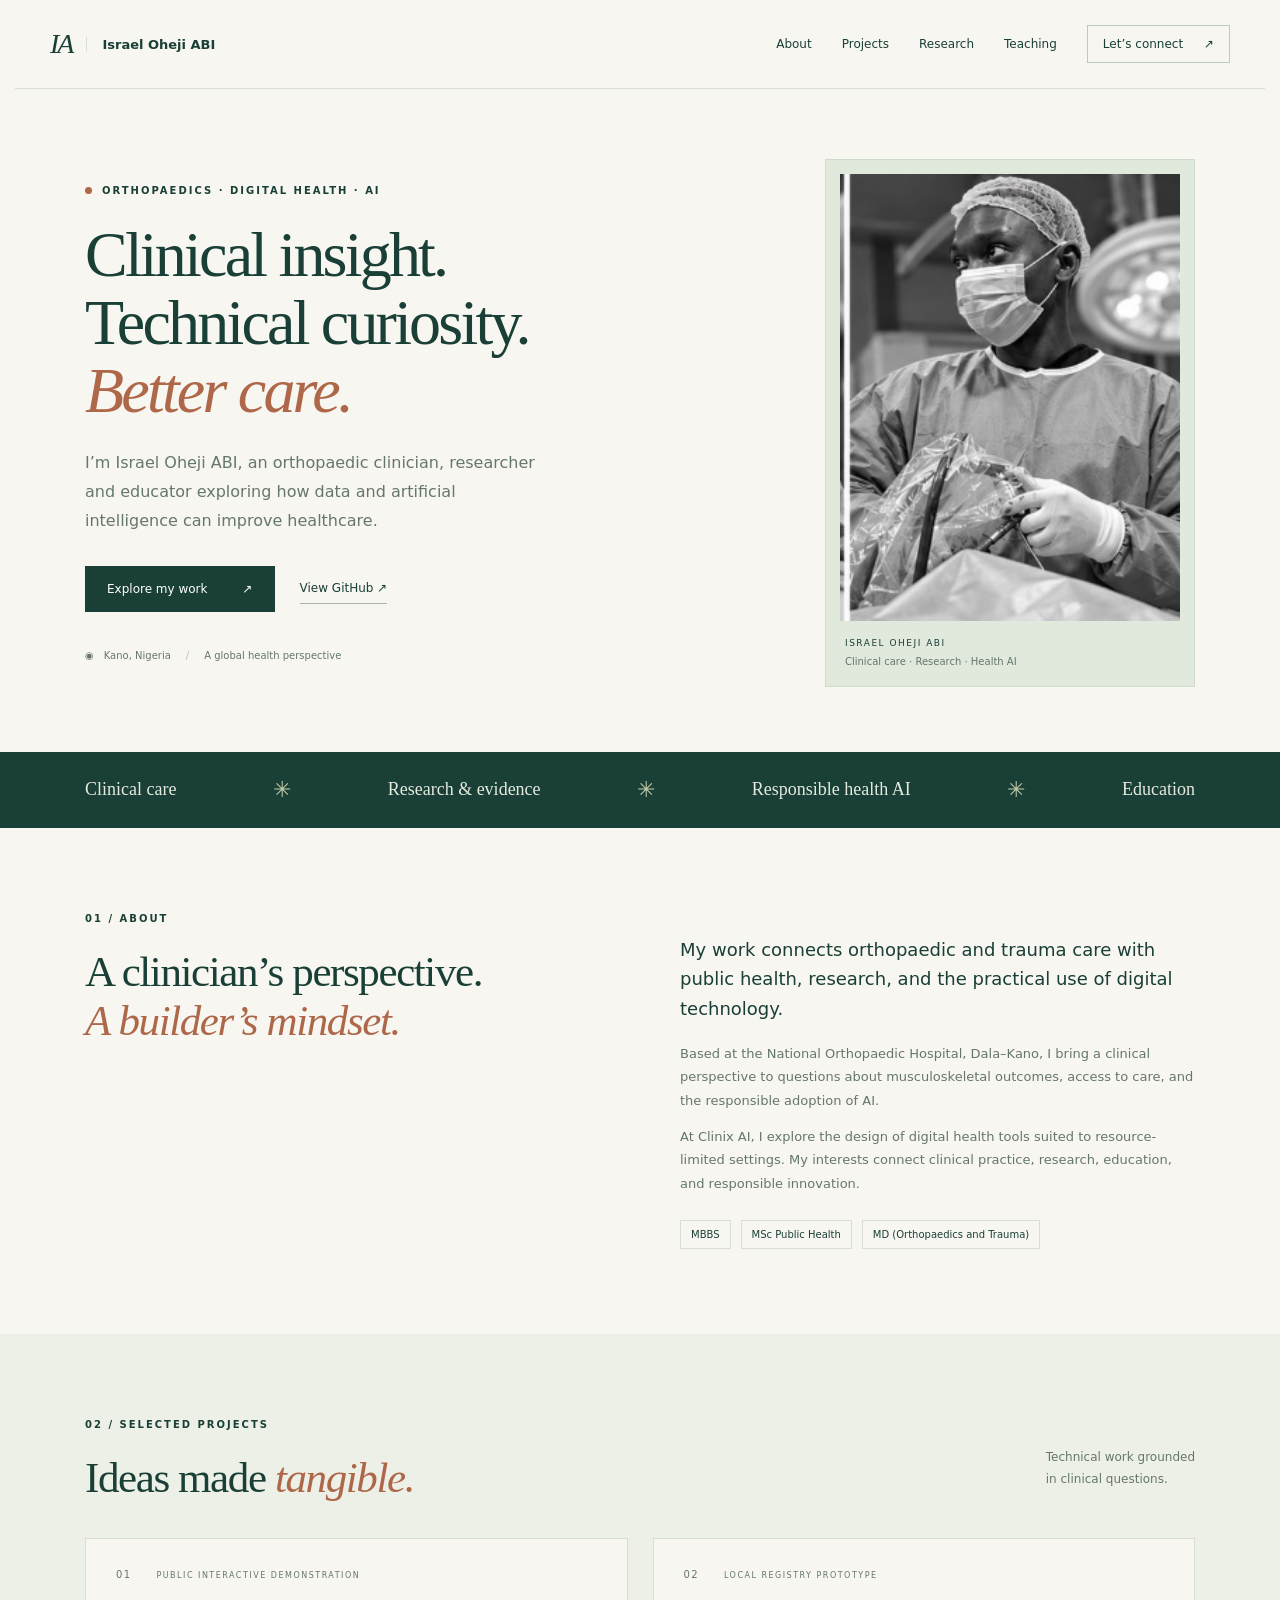
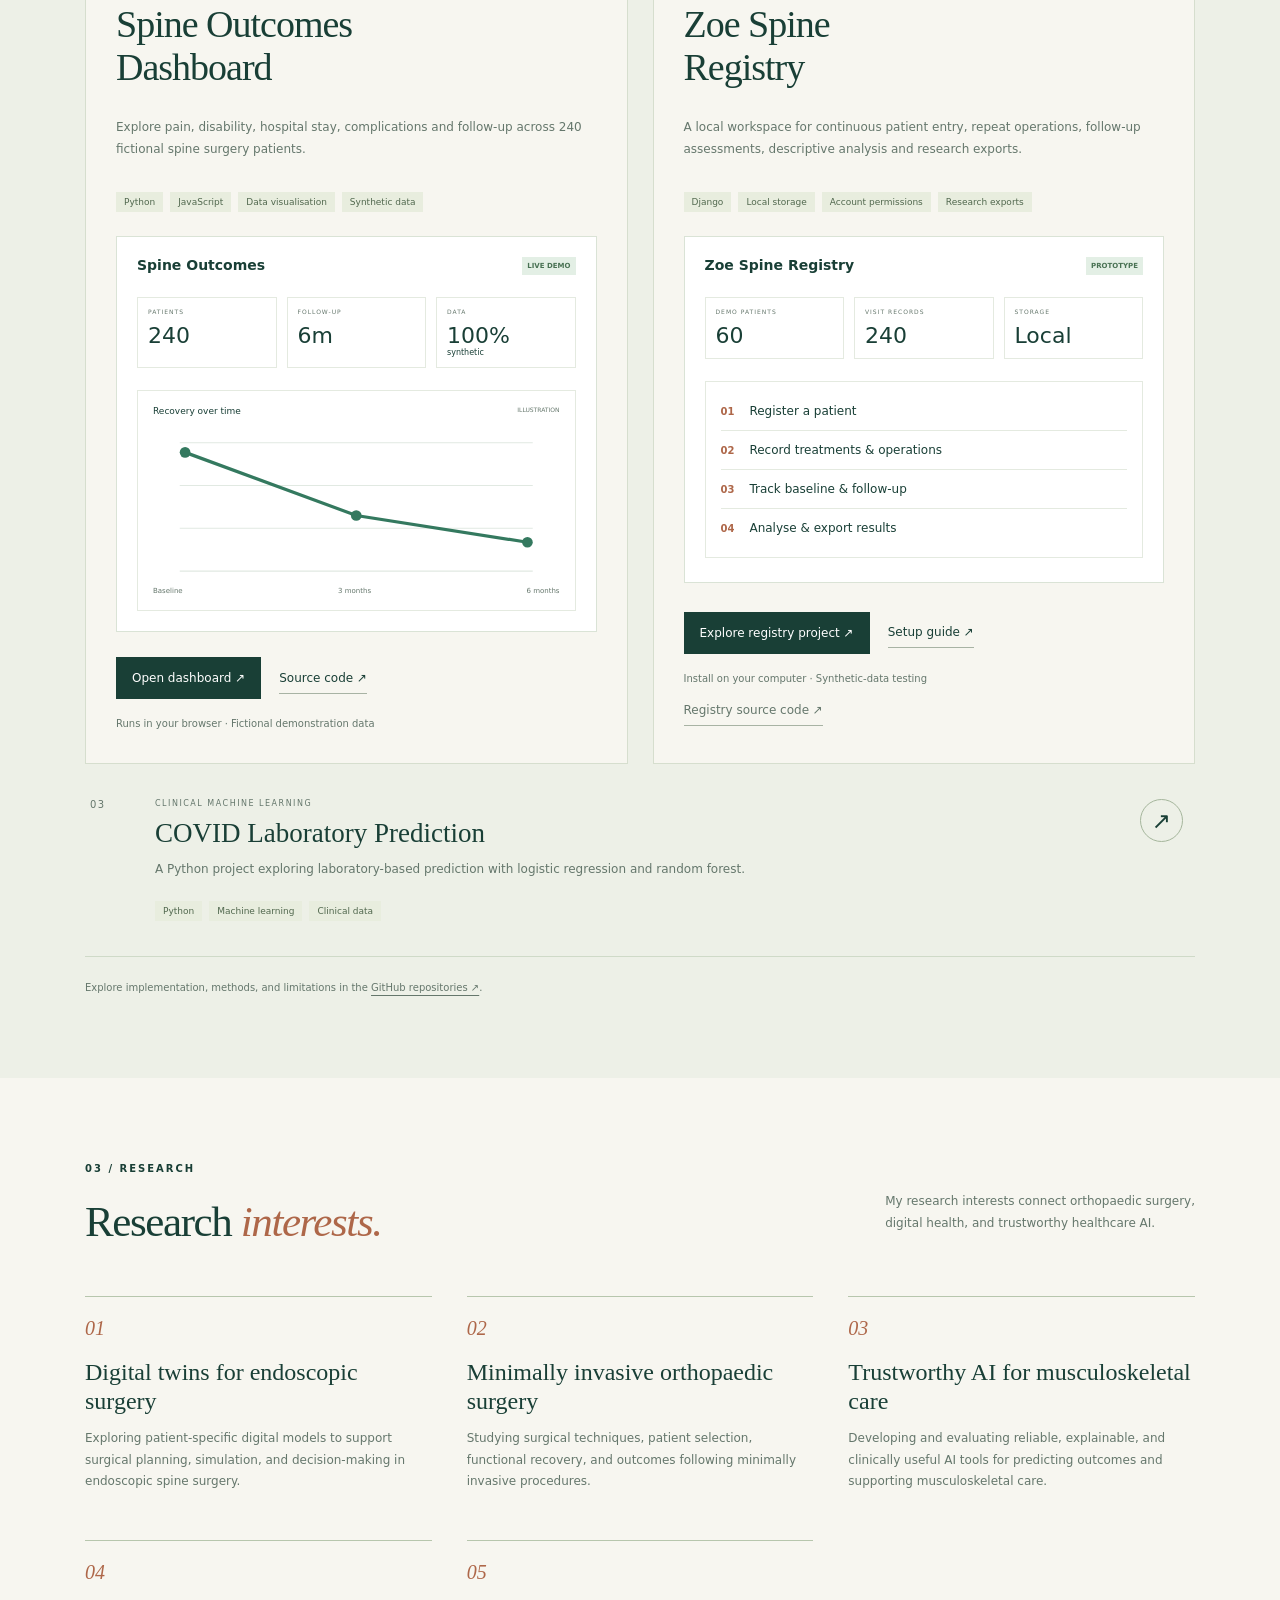
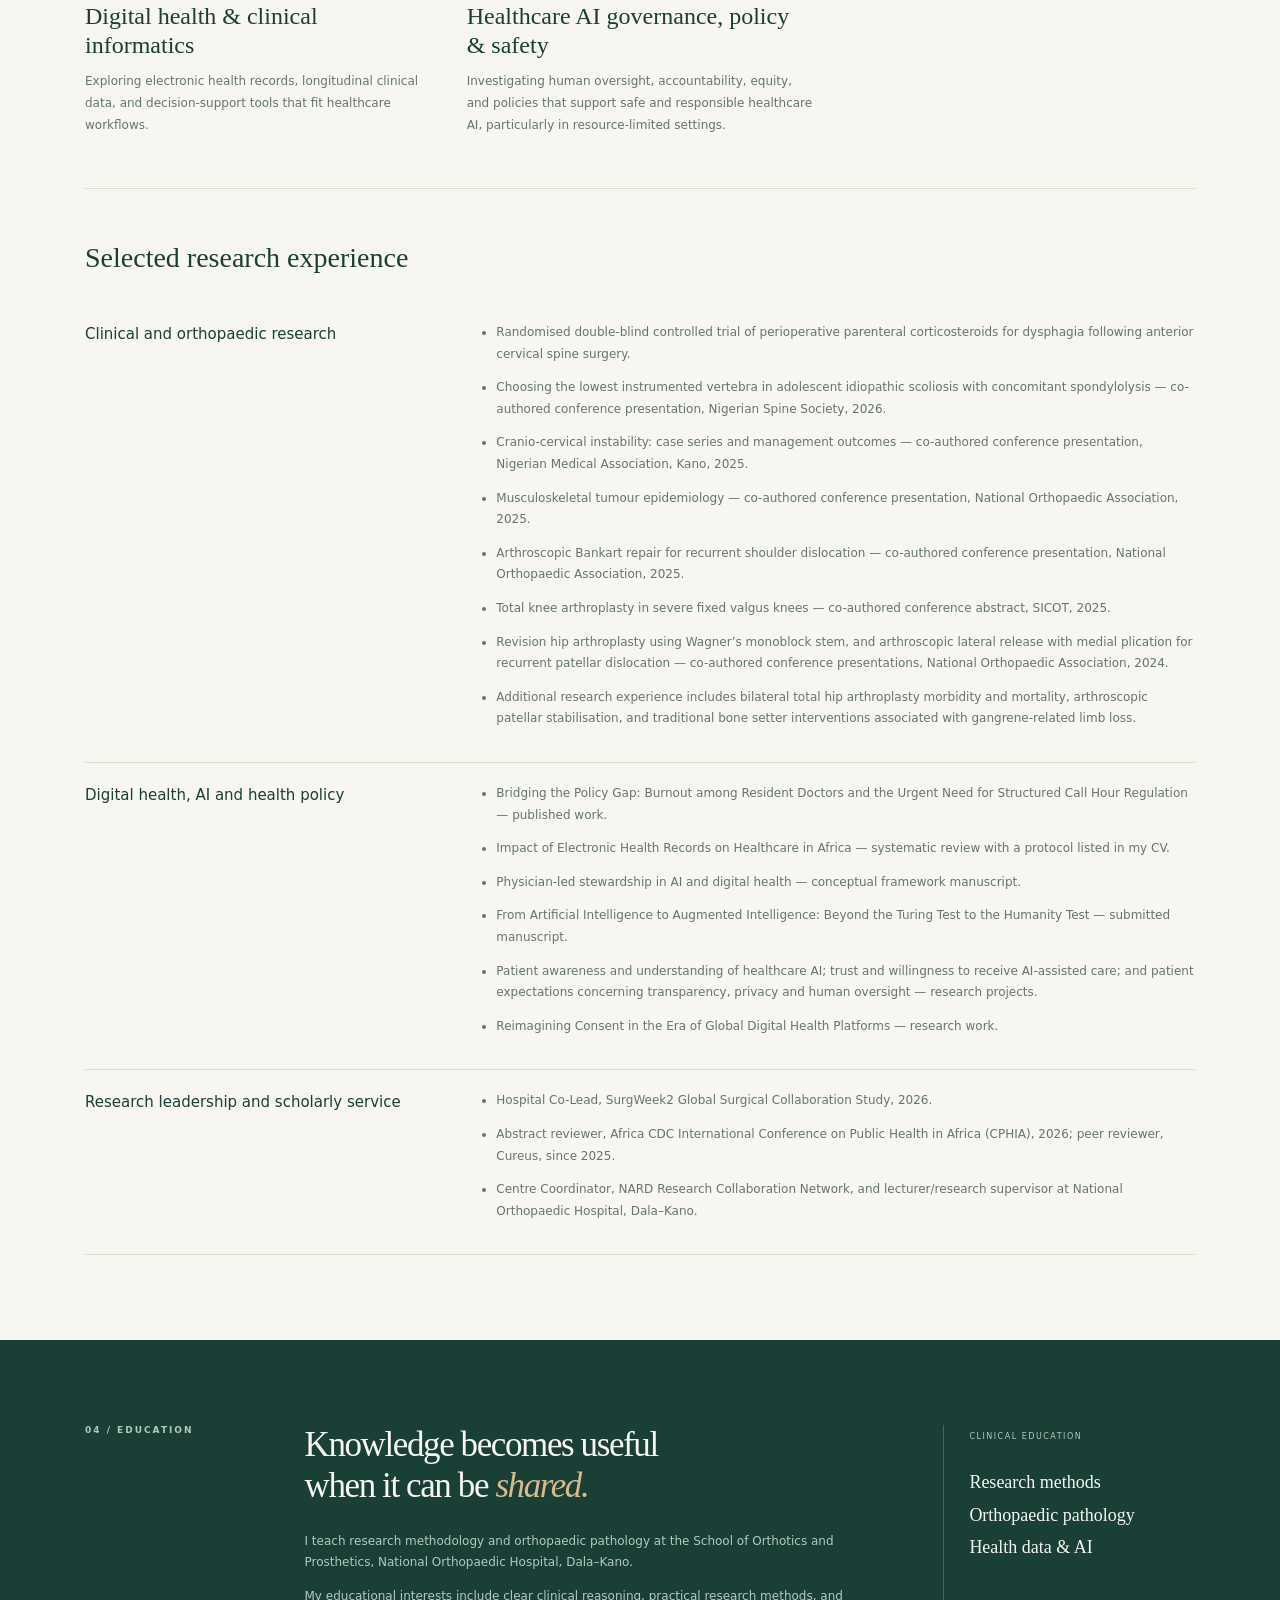
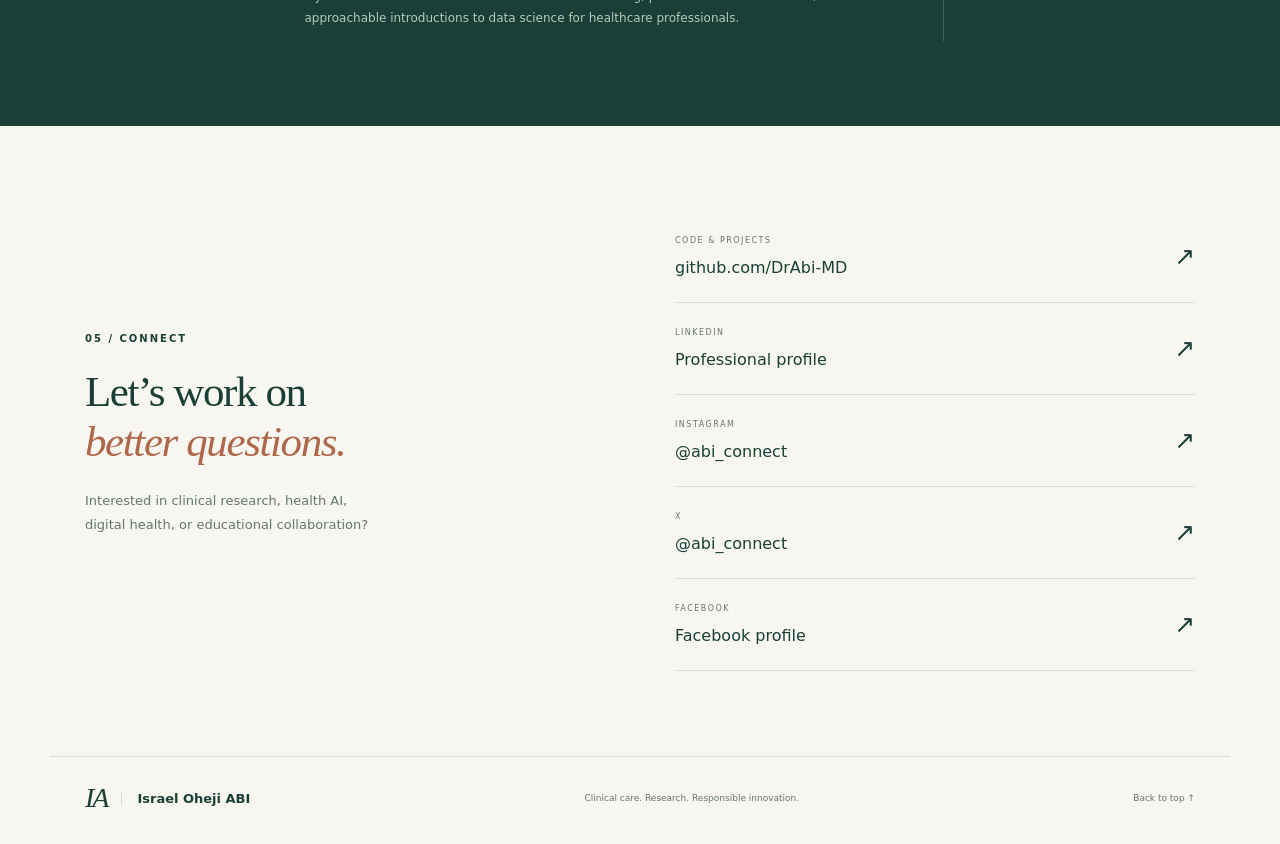
<file: index.html>
<!doctype html>
<html lang="en"><head><meta charset="utf-8"><meta name="viewport" content="width=device-width,initial-scale=1"><meta name="description" content="Israel Oheji ABI — orthopaedic clinician, researcher and educator exploring AI, digital health and musculoskeletal care."><meta name="theme-color" content="#153e37"><title>Israel Oheji ABI | Clinical care, research & health AI</title><link rel="icon" href="favicon.svg" type="image/svg+xml"><link rel="stylesheet" href="styles.css"></head>
<body><a class="skip" href="#main">Skip to content</a><header><a class="logo" href="#home" aria-label="Israel Oheji ABI home">IA<span>Israel Oheji ABI</span></a><button class="menu" aria-label="Toggle navigation" aria-expanded="false" aria-controls="navigation">Menu</button><nav id="navigation" aria-label="Main navigation"><a href="#about">About</a><a href="#projects">Projects</a><a href="#research">Research</a><a href="#teaching">Teaching</a><a href="#contact" class="nav-contact">Let’s connect <span>↗</span></a></nav></header>
<main id="main"><section class="hero wrap" id="home"><div class="hero-copy"><div class="eyebrow"><span></span> ORTHOPAEDICS · DIGITAL HEALTH · AI</div><h1>Clinical insight.<br>Technical curiosity.<br><em>Better care.</em></h1><p class="intro">I’m Israel Oheji ABI, an orthopaedic clinician, researcher and educator exploring how data and artificial intelligence can improve healthcare.</p><div class="hero-actions"><a class="button" href="#projects">Explore my work <span>↗</span></a><a class="text-link" href="https://github.com/DrAbi-MD">View GitHub ↗</a></div><div class="location"><span>◉</span> Kano, Nigeria <span class="divider">/</span> A global health perspective</div></div><figure class="portrait"><img src="assets/israel-oheji-abi.png" alt="Israel Oheji ABI in surgical attire in an operating theatre" width="242" height="318" fetchpriority="high"><figcaption><span>ISRAEL OHEJI ABI</span><span>Clinical care · Research · Health AI</span></figcaption></figure></section>
<div class="discipline-band"><div class="wrap"><span>Clinical care</span><span class="asterisk">✳</span><span>Research & evidence</span><span class="asterisk">✳</span><span>Responsible health AI</span><span class="asterisk">✳</span><span>Education</span></div></div>
<section class="about wrap section" id="about"><div><div class="section-index">01 / ABOUT</div><h2>A clinician’s perspective.<br><em>A builder’s mindset.</em></h2></div><div class="about-copy"><p class="lead">My work connects orthopaedic and trauma care with public health, research, and the practical use of digital technology.</p><p>Based at the National Orthopaedic Hospital, Dala–Kano, I bring a clinical perspective to questions about musculoskeletal outcomes, access to care, and the responsible adoption of AI.</p><p>At Clinix AI, I explore the design of digital health tools suited to resource-limited settings. My interests connect clinical practice, research, education, and responsible innovation.</p><div class="credentials"><span>MBBS</span><span>MSc Public Health</span><span>MD (Orthopaedics and Trauma)</span></div></div></section>
<section class="projects-section section" id="projects"><div class="wrap"><div class="section-top"><div><div class="section-index">02 / SELECTED PROJECTS</div><h2>Ideas made <em>tangible.</em></h2></div><p>Technical work grounded<br>in clinical questions.</p></div><div class="spine-projects" aria-label="Separate spine projects">
<article class="spine-project"><div class="project-label">01 <span>PUBLIC INTERACTIVE DEMONSTRATION</span></div><h3>Spine Outcomes<br>Dashboard</h3><p>Explore pain, disability, hospital stay, complications and follow-up across 240 fictional spine surgery patients.</p><div class="tags"><span>Python</span><span>JavaScript</span><span>Data visualisation</span><span>Synthetic data</span></div><div class="project-visual" aria-hidden="true"><div class="mini-heading">Spine Outcomes <span>LIVE DEMO</span></div><div class="mini-metrics"><div><small>PATIENTS</small><strong>240</strong></div><div><small>FOLLOW-UP</small><strong>6m</strong></div><div><small>DATA</small><strong>100%<i>synthetic</i></strong></div></div><div class="mini-chart"><div>Recovery over time <span>ILLUSTRATION</span></div><svg viewBox="0 0 380 160"><g stroke="#e1e9e2"><path d="M25 25H355M25 65H355M25 105H355M25 145H355"/></g><path d="M30 34L190 93L350 118" fill="none" stroke="#34795f" stroke-width="3"/><g fill="#34795f"><circle cx="30" cy="34" r="5"/><circle cx="190" cy="93" r="5"/><circle cx="350" cy="118" r="5"/></g></svg><div class="mini-axis"><span>Baseline</span><span>3 months</span><span>6 months</span></div></div></div><div class="project-links"><a class="button" href="https://drabi-md.github.io/spine-outcomes-dashboard/">Open dashboard ↗</a><a class="text-link" href="https://github.com/DrAbi-MD/spine-outcomes-dashboard/tree/main">Source code ↗</a></div><p class="project-status">Runs in your browser · Fictional demonstration data</p></article>
<article class="spine-project"><div class="project-label">02 <span>LOCAL REGISTRY PROTOTYPE</span></div><h3>Zoe Spine<br>Registry</h3><p>A local workspace for continuous patient entry, repeat operations, follow-up assessments, descriptive analysis and research exports.</p><div class="tags"><span>Django</span><span>Local storage</span><span>Account permissions</span><span>Research exports</span></div><div class="project-visual registry-visual" aria-hidden="true"><div class="mini-heading">Zoe Spine Registry <span>PROTOTYPE</span></div><div class="mini-metrics"><div><small>DEMO PATIENTS</small><strong>60</strong></div><div><small>VISIT RECORDS</small><strong>240</strong></div><div><small>STORAGE</small><strong>Local</strong></div></div><div class="registry-steps"><div><b>01</b><span>Register a patient</span></div><div><b>02</b><span>Record treatments &amp; operations</span></div><div><b>03</b><span>Track baseline &amp; follow-up</span></div><div><b>04</b><span>Analyse &amp; export results</span></div></div></div><div class="project-links"><a class="button" href="/zoe-spine-registry/">Explore registry project ↗</a><a class="text-link" href="https://github.com/DrAbi-MD/Spine-Registry/blob/main/README.md">Setup guide ↗</a></div><p class="project-status">Install on your computer · Synthetic-data testing</p><p><a class="text-link" href="https://github.com/DrAbi-MD/Spine-Registry">Registry source code ↗</a></p></article></div>
<div class="project-row"><div class="project-label">03</div><div><div class="project-kind">CLINICAL MACHINE LEARNING</div><h3>COVID Laboratory Prediction</h3><p>A Python project exploring laboratory-based prediction with logistic regression and random forest.</p><div class="tags"><span>Python</span><span>Machine learning</span><span>Clinical data</span></div></div><a class="round-link" href="https://github.com/DrAbi-MD/covid-laboratory-prediction" aria-label="View COVID laboratory prediction repository">↗</a></div><div class="project-note">Explore implementation, methods, and limitations in the <a href="https://github.com/DrAbi-MD">GitHub repositories ↗</a>.</div></div></section>
<section class="research wrap section" id="research"><div class="section-top"><div><div class="section-index">03 / RESEARCH</div><h2>Research <em>interests.</em></h2></div><p>My research interests connect orthopaedic surgery,<br>digital health, and trustworthy healthcare AI.</p></div><div class="research-grid"><article><span class="research-number">01</span><h3>Digital twins for endoscopic surgery</h3><p>Exploring patient-specific digital models to support surgical planning, simulation, and decision-making in endoscopic spine surgery.</p></article><article><span class="research-number">02</span><h3>Minimally invasive orthopaedic surgery</h3><p>Studying surgical techniques, patient selection, functional recovery, and outcomes following minimally invasive procedures.</p></article><article><span class="research-number">03</span><h3>Trustworthy AI for musculoskeletal care</h3><p>Developing and evaluating reliable, explainable, and clinically useful AI tools for predicting outcomes and supporting musculoskeletal care.</p></article><article><span class="research-number">04</span><h3>Digital health &amp; clinical informatics</h3><p>Exploring electronic health records, longitudinal clinical data, and decision-support tools that fit healthcare workflows.</p></article><article><span class="research-number">05</span><h3>Healthcare AI governance, policy &amp; safety</h3><p>Investigating human oversight, accountability, equity, and policies that support safe and responsible healthcare AI, particularly in resource-limited settings.</p></article></div><div class="research-experience"><h3>Selected research experience</h3><article class="research-list"><h4>Clinical and orthopaedic research</h4><ul><li>Randomised double-blind controlled trial of perioperative parenteral corticosteroids for dysphagia following anterior cervical spine surgery.</li><li>Choosing the lowest instrumented vertebra in adolescent idiopathic scoliosis with concomitant spondylolysis — co-authored conference presentation, Nigerian Spine Society, 2026.</li><li>Cranio-cervical instability: case series and management outcomes — co-authored conference presentation, Nigerian Medical Association, Kano, 2025.</li><li>Musculoskeletal tumour epidemiology — co-authored conference presentation, National Orthopaedic Association, 2025.</li><li>Arthroscopic Bankart repair for recurrent shoulder dislocation — co-authored conference presentation, National Orthopaedic Association, 2025.</li><li>Total knee arthroplasty in severe fixed valgus knees — co-authored conference abstract, SICOT, 2025.</li><li>Revision hip arthroplasty using Wagner’s monoblock stem, and arthroscopic lateral release with medial plication for recurrent patellar dislocation — co-authored conference presentations, National Orthopaedic Association, 2024.</li><li>Additional research experience includes bilateral total hip arthroplasty morbidity and mortality, arthroscopic patellar stabilisation, and traditional bone setter interventions associated with gangrene-related limb loss.</li></ul></article><article class="research-list"><h4>Digital health, AI and health policy</h4><ul><li>Bridging the Policy Gap: Burnout among Resident Doctors and the Urgent Need for Structured Call Hour Regulation — published work.</li><li>Impact of Electronic Health Records on Healthcare in Africa — systematic review with a protocol listed in my CV.</li><li>Physician-led stewardship in AI and digital health — conceptual framework manuscript.</li><li>From Artificial Intelligence to Augmented Intelligence: Beyond the Turing Test to the Humanity Test — submitted manuscript.</li><li>Patient awareness and understanding of healthcare AI; trust and willingness to receive AI-assisted care; and patient expectations concerning transparency, privacy and human oversight — research projects.</li><li>Reimagining Consent in the Era of Global Digital Health Platforms — research work.</li></ul></article><article class="research-list"><h4>Research leadership and scholarly service</h4><ul><li>Hospital Co-Lead, SurgWeek2 Global Surgical Collaboration Study, 2026.</li><li>Abstract reviewer, Africa CDC International Conference on Public Health in Africa (CPHIA), 2026; peer reviewer, Cureus, since 2025.</li><li>Centre Coordinator, NARD Research Collaboration Network, and lecturer/research supervisor at National Orthopaedic Hospital, Dala–Kano.</li></ul></article></div></section>
<section class="teaching section" id="teaching"><div class="wrap teaching-inner"><div class="section-index">04 / EDUCATION</div><div><h2>Knowledge becomes useful<br>when it can be <em>shared.</em></h2><p>I teach research methodology and orthopaedic pathology at the School of Orthotics and Prosthetics, National Orthopaedic Hospital, Dala–Kano.</p><p>My educational interests include clear clinical reasoning, practical research methods, and approachable introductions to data science for healthcare professionals.</p></div><div class="teaching-aside"><span>CLINICAL EDUCATION</span><div>Research methods<br>Orthopaedic pathology<br>Health data & AI</div></div></div></section>
<section class="contact wrap section" id="contact"><div><div class="section-index">05 / CONNECT</div><h2>Let’s work on<br><em>better questions.</em></h2><p>Interested in clinical research, health AI,<br>digital health, or educational collaboration?</p></div><div class="contact-links"><a href="https://github.com/DrAbi-MD"><span>CODE & PROJECTS</span><strong>github.com/DrAbi-MD</strong><b>↗</b></a><a href="https://www.linkedin.com/in/israel-abi-01b68212b/"><span>LINKEDIN</span><strong>Professional profile</strong><b>↗</b></a><a href="https://www.instagram.com/abi_connect?stkn=MTA2aXI0YmgwaWNhOQ=="><span>INSTAGRAM</span><strong>@abi_connect</strong><b>↗</b></a><a href="https://x.com/abi_connect"><span>X</span><strong>@abi_connect</strong><b>↗</b></a><a href="https://www.facebook.com/share/1FdC88ebVK/"><span>FACEBOOK</span><strong>Facebook profile</strong><b>↗</b></a></div></section></main><footer class="wrap"><a class="logo" href="#home">IA<span>Israel Oheji ABI</span></a><span>Clinical care. Research. Responsible innovation.</span><a href="#home">Back to top ↑</a></footer><script src="script.js"></script></body></html>
</file>
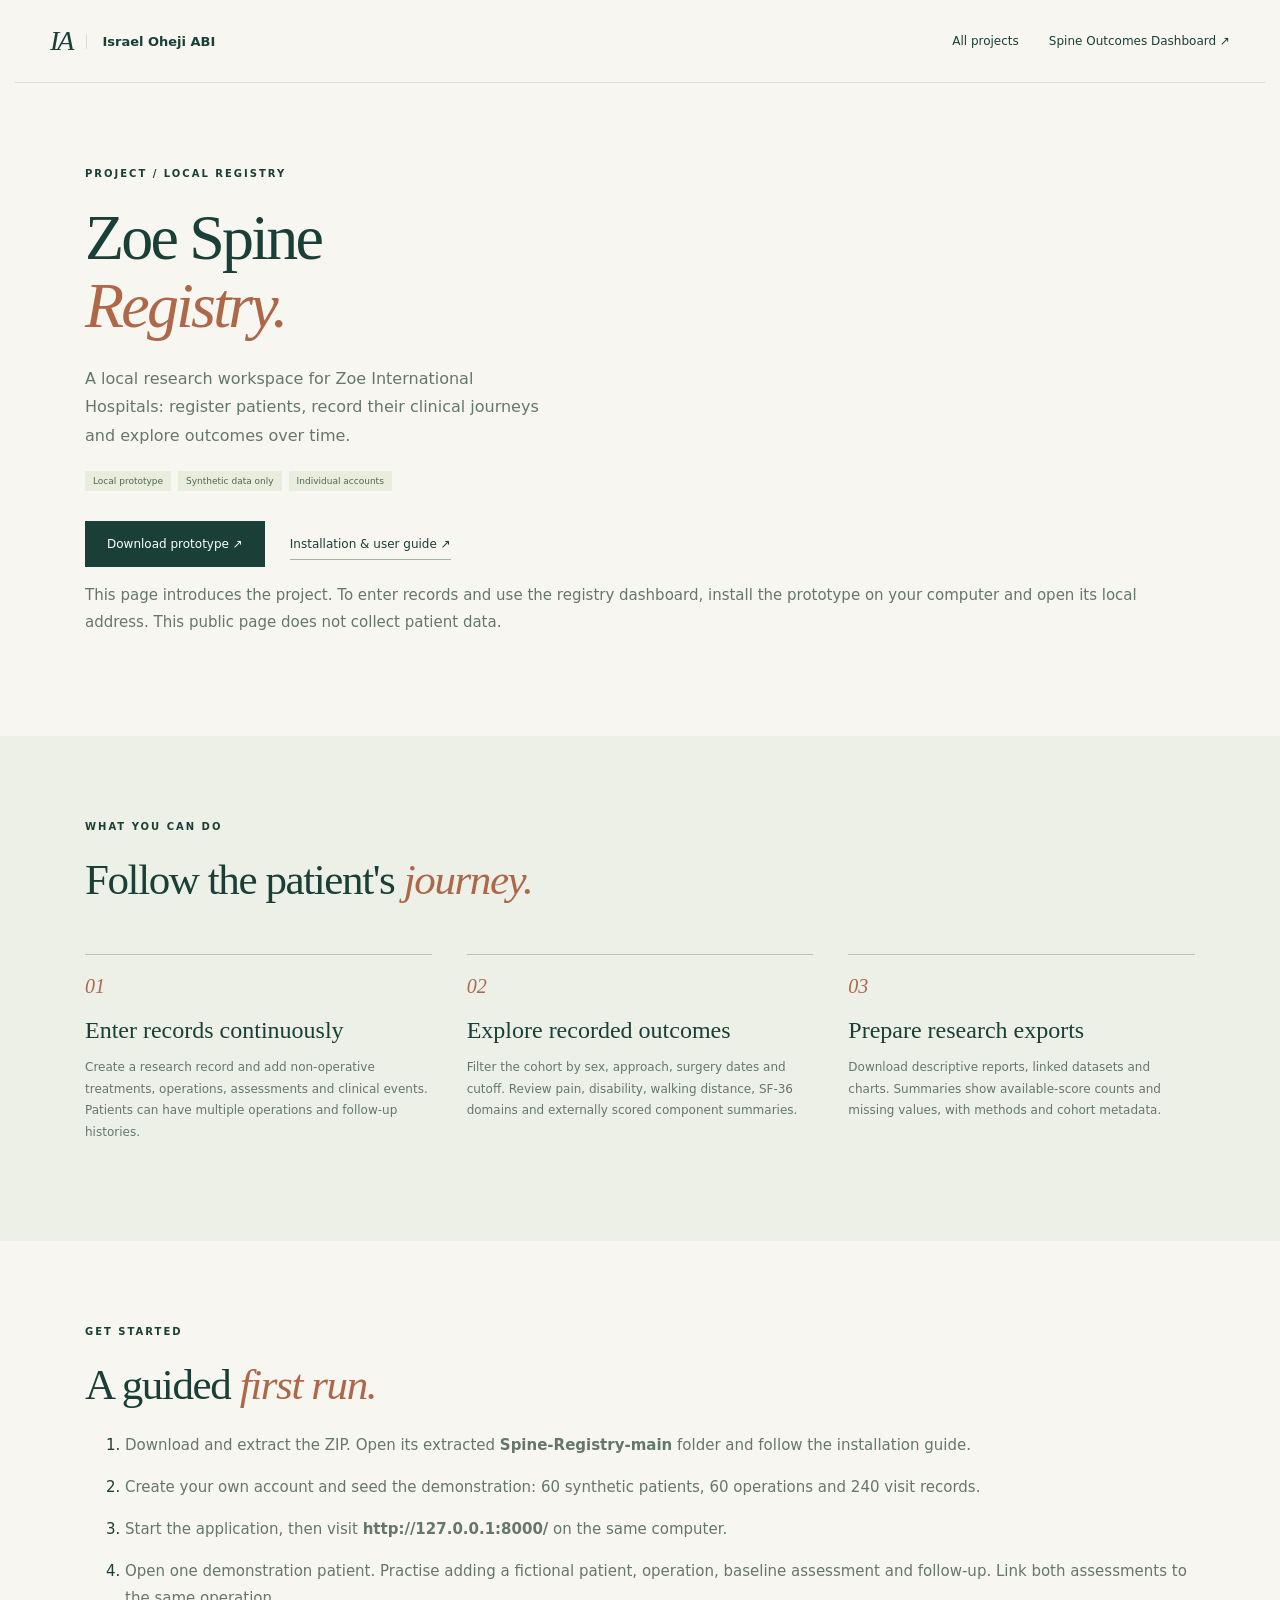
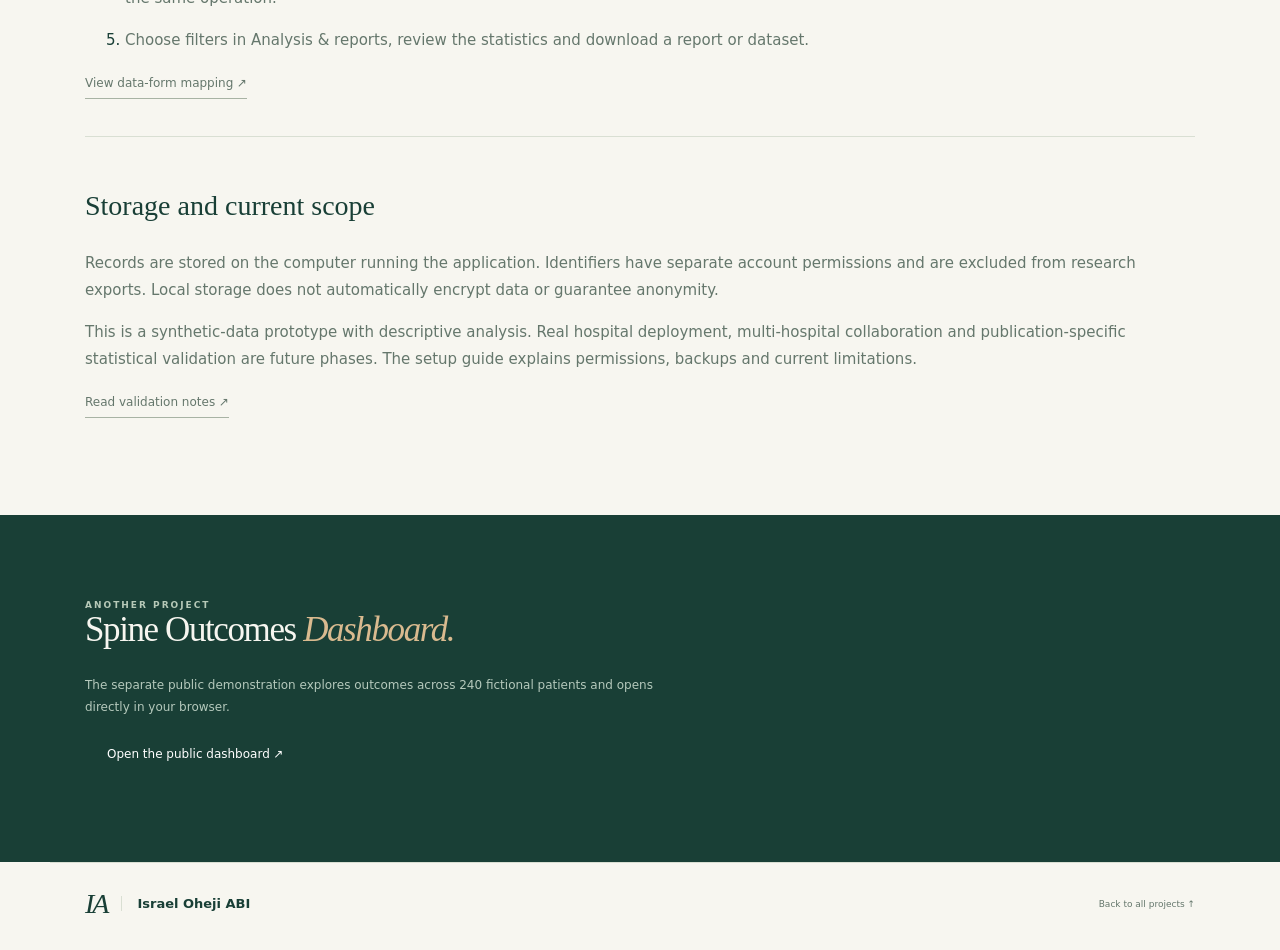
<file: zoe-spine-registry/index.html>
<!doctype html>
<html lang="en"><head><meta charset="utf-8"><meta name="viewport" content="width=device-width,initial-scale=1"><meta name="description" content="Zoe Spine Registry — Israel Oheji ABI's local spine outcomes registry prototype for synthetic-data entry, longitudinal follow-up and descriptive research exports."><title>Zoe Spine Registry | Israel Oheji ABI</title><link rel="icon" href="../favicon.svg" type="image/svg+xml"><link rel="stylesheet" href="../styles.css"></head>
<body><a class="skip" href="#main">Skip to content</a><header><a class="logo" href="/">IA<span>Israel Oheji ABI</span></a><nav aria-label="Project navigation"><a href="/#projects">All projects</a><a href="https://drabi-md.github.io/spine-outcomes-dashboard/">Spine Outcomes Dashboard ↗</a></nav></header>
<main id="main"><section class="wrap section"><div class="section-index">PROJECT / LOCAL REGISTRY</div><h1>Zoe Spine<br><em>Registry.</em></h1><p class="intro">A local research workspace for Zoe International Hospitals: register patients, record their clinical journeys and explore outcomes over time.</p><div class="tags"><span>Local prototype</span><span>Synthetic data only</span><span>Individual accounts</span></div><div class="hero-actions"><a class="button" href="https://github.com/DrAbi-MD/Spine-Registry/archive/refs/heads/main.zip">Download prototype ↗</a><a class="text-link" href="https://github.com/DrAbi-MD/Spine-Registry/blob/main/README.md">Installation &amp; user guide ↗</a></div><p>This page introduces the project. To enter records and use the registry dashboard, install the prototype on your computer and open its local address. This public page does not collect patient data.</p></section>
<section class="projects-section section"><div class="wrap"><div class="section-index">WHAT YOU CAN DO</div><h2>Follow the patient's <em>journey.</em></h2><div class="research-grid"><article><span class="research-number">01</span><h3>Enter records continuously</h3><p>Create a research record and add non-operative treatments, operations, assessments and clinical events. Patients can have multiple operations and follow-up histories.</p></article><article><span class="research-number">02</span><h3>Explore recorded outcomes</h3><p>Filter the cohort by sex, approach, surgery dates and cutoff. Review pain, disability, walking distance, SF-36 domains and externally scored component summaries.</p></article><article><span class="research-number">03</span><h3>Prepare research exports</h3><p>Download descriptive reports, linked datasets and charts. Summaries show available-score counts and missing values, with methods and cohort metadata.</p></article></div></div></section>
<section class="wrap section"><div class="section-index">GET STARTED</div><h2>A guided <em>first run.</em></h2><ol><li><p>Download and extract the ZIP. Open its extracted <strong>Spine-Registry-main</strong> folder and follow the installation guide.</p></li><li><p>Create your own account and seed the demonstration: 60 synthetic patients, 60 operations and 240 visit records.</p></li><li><p>Start the application, then visit <strong>http://127.0.0.1:8000/</strong> on the same computer.</p></li><li><p>Open one demonstration patient. Practise adding a fictional patient, operation, baseline assessment and follow-up. Link both assessments to the same operation.</p></li><li><p>Choose filters in Analysis &amp; reports, review the statistics and download a report or dataset.</p></li></ol><p><a class="text-link" href="https://github.com/DrAbi-MD/Spine-Registry/blob/main/docs/FIELD_MAPPING.md">View data-form mapping ↗</a></p>
<div class="research-experience"><h3>Storage and current scope</h3><p>Records are stored on the computer running the application. Identifiers have separate account permissions and are excluded from research exports. Local storage does not automatically encrypt data or guarantee anonymity.</p><p>This is a synthetic-data prototype with descriptive analysis. Real hospital deployment, multi-hospital collaboration and publication-specific statistical validation are future phases. The setup guide explains permissions, backups and current limitations.</p><p><a class="text-link" href="https://github.com/DrAbi-MD/Spine-Registry/blob/main/docs/VALIDATION.md">Read validation notes ↗</a></p></div></section>
<section class="teaching section"><div class="wrap"><div class="section-index">ANOTHER PROJECT</div><h2>Spine Outcomes <em>Dashboard.</em></h2><p>The separate public demonstration explores outcomes across 240 fictional patients and opens directly in your browser.</p><a class="button" href="https://drabi-md.github.io/spine-outcomes-dashboard/">Open the public dashboard ↗</a></div></section></main><footer class="wrap"><a class="logo" href="/">IA<span>Israel Oheji ABI</span></a><a href="/#projects">Back to all projects ↑</a></footer></body></html>
</file>
<file: styles.css>
:root{--paper:#f7f6f0;--ink:#193f36;--muted:#65776c;--line:#d9dfd3;--clay:#ae6749;--sage:#e1e8dc}*{box-sizing:border-box}html{scroll-behavior:smooth;scroll-padding-top:95px}body{margin:0;background:var(--paper);color:var(--ink);font:15px system-ui,-apple-system,sans-serif}a{color:inherit;text-decoration:none}button{font:inherit}p{line-height:1.8;color:var(--muted)}.wrap{max-width:1180px;margin:0 auto;padding-left:35px;padding-right:35px}header{padding:25px 35px;max-width:1250px;margin:auto;display:flex;align-items:center;justify-content:space-between;border-bottom:1px solid var(--line)}.logo{font:italic 28px Georgia,serif;display:flex;align-items:center;gap:14px;letter-spacing:-2px}.logo span{font:600 13px system-ui;letter-spacing:0;border-left:1px solid var(--line);padding-left:15px}nav{display:flex;align-items:center;gap:30px;font-size:12px}.nav-contact{border:1px solid #bdcbbd;padding:11px 15px}.nav-contact span{margin-left:17px}nav a:hover,.text-link:hover{color:var(--clay)}.menu{display:none}.hero{display:grid;grid-template-columns:1.23fr 1fr;gap:45px;padding-top:70px;padding-bottom:65px;align-items:center}.eyebrow,.section-index{font-size:10px;letter-spacing:2px;font-weight:600}.eyebrow{display:flex;align-items:center;gap:10px}.eyebrow>span{width:7px;height:7px;background:var(--clay);border-radius:50%}h1,h2,h3{font-family:Georgia,'Times New Roman',serif;font-weight:400}h1{font-size:clamp(45px,5vw,68px);line-height:1.06;letter-spacing:-2.8px;margin:25px 0}em{font-weight:400;color:var(--clay)}.intro{font-size:16px;max-width:455px;line-height:1.8}.hero-actions{display:flex;align-items:center;gap:25px;margin-top:30px}.button{background:var(--ink);color:white;font-size:12px;padding:16px 22px;display:inline-flex;gap:35px}.button:hover{background:#295747}.text-link{font-size:12px;border-bottom:1px solid #a8b3a4;padding:8px 0}.location{font-size:10px;color:var(--muted);margin-top:38px;display:flex;gap:10px;align-items:center}.divider{color:#b7c2b2;margin:0 5px}.hero-art{background:var(--sage);border:1px solid #d1dbca;position:relative;padding:20px;transform:rotate(1.5deg)}.hero-art svg{display:block;width:100%;height:auto;max-height:430px}.art-top,.art-bottom{display:flex;justify-content:space-between;font-size:8px;letter-spacing:1.4px;color:#527359;line-height:1.8}.art-bottom b{font-size:9px;font-weight:500}.art-mark{font-size:30px}.discipline-band{background:var(--ink);color:#e5eadf;padding:25px 0}.discipline-band>.wrap{display:flex;justify-content:space-between;gap:20px;align-items:center;font:18px Georgia,serif}.asterisk{color:#bfc9a6;font-size:22px}.section{padding-top:85px;padding-bottom:85px}h2{font-size:43px;line-height:1.15;letter-spacing:-1.4px;margin:23px 0}.about{display:grid;grid-template-columns:1fr 1fr;gap:80px}.about-copy{padding-top:22px}.about-copy p{font-size:13px}.about-copy .lead{font-size:18px;color:var(--ink);line-height:1.65;margin-top:0}.credentials{display:flex;flex-wrap:wrap;gap:10px;margin-top:25px;font-size:10px}.credentials span{border:1px solid var(--line);padding:8px 10px}.projects-section{background:#edf0e7}.section-top{display:flex;justify-content:space-between;align-items:flex-end;margin-bottom:35px}.section-top h2{margin-bottom:0}.section-top>p{font-size:12px}.featured-project{display:grid;grid-template-columns:1fr 1fr;gap:35px;background:var(--paper);border:1px solid #d6dece;padding:35px}.project-label{font-size:10px;letter-spacing:1.5px;color:var(--muted)}.project-label>span{margin-left:20px;font-size:8px}.project-content h3{font-size:39px;line-height:1.15;margin:23px 0 15px;letter-spacing:-1px}.project-content p{font-size:12px;max-width:360px}.tags{display:flex;gap:7px;flex-wrap:wrap;margin:20px 0}.tags>span{font-size:9px;padding:5px 8px;background:#e8edde;color:#51684e}.project-action{display:flex;justify-content:space-between;border-top:1px solid var(--line);padding-top:20px;font-size:12px;margin-top:25px;max-width:365px}.featured-project:hover .project-action{color:var(--clay)}.dashboard-preview{align-self:center;background:white;box-shadow:0 15px 35px #263c2320;border:1px solid #dae3d6;padding:23px;transform:rotate(-2deg)}.mini-heading{font-size:14px;font-weight:600;display:flex;justify-content:space-between}.mini-heading>span{font-size:7px;background:#e3efe5;padding:5px;color:#487153}.mini-metrics{display:grid;grid-template-columns:repeat(3,1fr);margin:22px 0;gap:10px}.mini-metrics>div{border:1px solid #e4eae0;padding:10px}.mini-metrics small{display:block;font-size:6px;letter-spacing:1px;color:var(--muted)}.mini-metrics strong{font-size:22px;font-weight:400;display:block;margin-top:8px}.mini-metrics i{font:8px system-ui;display:block}.mini-chart{border:1px solid #e4eae0;padding:15px}.mini-chart>div:first-child{font-size:9px;display:flex;justify-content:space-between}.mini-chart>div>span{font-size:6px;color:var(--muted)}.mini-chart svg{display:block;width:100%}.mini-axis{display:flex;justify-content:space-between}.mini-axis>span{font-size:7px!important}.preview-caption{font-size:7px;text-align:center;color:var(--muted);margin-top:15px}.project-row{display:grid;grid-template-columns:45px 1fr 50px;gap:20px;border-bottom:1px solid #cfdac8;padding:35px 5px;align-items:start}.project-kind{font-size:8px;letter-spacing:1.5px;color:var(--muted)}.project-row h3{font-size:27px;margin:10px 0}.project-row p{font-size:12px;margin:0}.project-row .tags{margin-bottom:0}.round-link{border:1px solid #a5b69c;border-radius:50%;width:43px;height:43px;display:grid;place-items:center;font-size:23px}.round-link:hover{background:var(--ink);color:white}.project-note{margin-top:25px;font-size:10px;color:var(--muted)}.project-note a{text-decoration:underline;text-underline-offset:4px}.research-grid{display:grid;grid-template-columns:repeat(3,1fr);gap:35px;margin-top:50px}.research-grid article{border-top:1px solid #b7c6ad;padding-top:20px}.research-number{font:italic 20px Georgia;color:var(--clay)}.research-grid h3{font-size:24px;margin:18px 0 12px;line-height:1.2}.research-grid p{font-size:12px}.research-note{border-top:1px solid var(--line);margin-top:35px;padding-top:25px;display:grid;grid-template-columns:1fr 2fr;gap:35px}.research-note>span{font-size:9px;letter-spacing:1.5px}.research-note p{font-size:12px;margin:0}.teaching{background:var(--ink);color:var(--paper)}.teaching-inner{display:grid;grid-template-columns:.55fr 1.8fr .75fr;gap:35px}.teaching h2{font-size:35px;margin:0 0 25px}.teaching em{color:#d9ba8f}.teaching p{font-size:12px;color:#b5c9bc;max-width:580px}.teaching .section-index{font-size:9px;color:#b6c9b8}.teaching-aside{border-left:1px solid #45675b;padding-left:25px}.teaching-aside>span{font-size:8px;letter-spacing:1.5px;color:#b6c9b8}.teaching-aside>div{font:18px/1.8 Georgia;margin-top:23px}.contact{display:grid;grid-template-columns:1fr 1fr;gap:70px;align-items:center}.contact p{font-size:13px}.contact-links a{display:grid;grid-template-columns:1fr auto;padding:25px 0;border-bottom:1px solid var(--line);gap:13px}.contact-links span{font-size:8px;letter-spacing:1.5px;color:var(--muted);grid-column:1}.contact-links strong{font-size:16px;font-weight:400;grid-column:1}.contact-links b{grid-column:2;grid-row:1/3;font-size:25px;font-weight:400;align-self:center}.contact-links a:hover{color:var(--clay)}footer{border-top:1px solid var(--line);padding-top:25px;padding-bottom:30px;display:flex;align-items:center;justify-content:space-between;gap:20px}footer>span,footer>a:last-child{font-size:9px;color:var(--muted)}.skip{position:absolute;left:15px;top:-100px;padding:12px;background:var(--ink);color:white;z-index:3}.skip:focus{top:10px}a:focus-visible,button:focus-visible{outline:3px solid var(--clay);outline-offset:5px}@media(max-width:900px){nav{gap:18px}.hero{gap:25px}h1{font-size:50px}.hero-art{padding:15px}.about{gap:35px}.featured-project{gap:25px;padding:25px}.teaching-inner{grid-template-columns:1fr 2.5fr}.teaching-aside{grid-column:2}.contact{gap:35px}.discipline-band>.wrap{font-size:15px}}@media(max-width:650px){.wrap{padding-left:23px;padding-right:23px}header{padding:20px 23px;position:relative}.menu{display:block;background:none;border:1px solid var(--line);padding:8px 12px;font-size:11px;color:var(--ink)}nav{display:none;position:absolute;top:75px;left:0;right:0;padding:23px;background:var(--paper);z-index:2;border-bottom:1px solid var(--line);flex-direction:column;align-items:stretch}nav.open{display:flex}.hero{grid-template-columns:1fr;padding-top:45px;padding-bottom:45px;gap:40px}h1{font-size:53px}.hero-art{max-width:420px;width:100%;margin:auto}.hero-art svg{max-height:350px}.intro{font-size:14px}.eyebrow{font-size:8px;letter-spacing:1.5px}.location{font-size:9px}.discipline-band>.wrap{display:grid;grid-template-columns:1fr 1fr;font-size:16px;gap:15px}.asterisk{display:none}.section{padding-top:55px;padding-bottom:55px}h2{font-size:35px}.about,.featured-project,.research-grid,.contact{grid-template-columns:1fr;gap:25px}.about-copy{padding-top:0}.section-top{display:block}.section-top>p{margin-top:20px}.project-content h3{font-size:35px}.featured-project{padding:23px}.dashboard-preview{margin:5px 0}.project-row{grid-template-columns:20px 1fr 38px;gap:12px}.project-row h3{font-size:24px}.round-link{width:35px;height:35px}.research-grid{margin-top:30px;gap:22px}.research-note{grid-template-columns:1fr;gap:15px}.teaching-inner{grid-template-columns:1fr;gap:25px}.teaching h2{font-size:32px}.teaching-aside{grid-column:auto}.contact-links strong{font-size:15px}footer{flex-wrap:wrap}footer>span{width:100%;order:3}}
@media(prefers-reduced-motion:reduce){html{scroll-behavior:auto}}

.research-experience{border-top:1px solid var(--line);margin-top:40px;padding-top:25px}.research-experience>h3{font-size:28px}.research-list{display:grid;grid-template-columns:1fr 2fr;gap:35px;padding:20px 0;border-bottom:1px solid var(--line)}.research-list h4{font-weight:500;font-size:15px;line-height:1.6;margin:0}.research-list ul{padding-left:18px;margin:0;color:var(--muted);font-size:12px;line-height:1.8}.research-list li{margin-bottom:12px}@media(max-width:650px){.research-list{grid-template-columns:1fr;gap:15px}}

.portrait{margin:0 0 0 auto;width:100%;max-width:370px;background:#e1e8dc;padding:14px;border:1px solid #d1dbca}.portrait img{display:block;width:100%;height:auto}.portrait figcaption{display:flex;flex-direction:column;gap:8px;padding:17px 5px 5px;font-size:9px;letter-spacing:1.5px}.portrait figcaption span:last-child{font-size:10px;letter-spacing:0;color:var(--muted)}@media(max-width:650px){.portrait{margin:auto;max-width:330px}}

.spine-projects{display:grid;grid-template-columns:repeat(2,minmax(0,1fr));gap:25px}.spine-project{background:var(--paper);border:1px solid #d6dece;padding:30px;display:flex;flex-direction:column}.spine-project h3{font-size:38px;line-height:1.15;margin:23px 0 15px;letter-spacing:-1px}.spine-project>p{font-size:12px}.project-visual{background:white;border:1px solid #dae3d6;padding:20px;margin:4px 0 25px}.project-links{display:flex;align-items:center;flex-wrap:wrap;gap:18px;margin-top:auto}.project-links .button{gap:10px;padding:14px 16px}.project-status{font-size:10px!important;margin:16px 0 0}.registry-steps{border:1px solid #e4eae0;padding:10px 15px}.registry-steps>div{display:flex;align-items:center;gap:15px;padding:12px 0;border-bottom:1px solid #e4eae0;font-size:12px}.registry-steps>div:last-child{border:0}.registry-steps b{font-size:10px;color:var(--clay)}.registry-visual{padding-bottom:24px}@media(max-width:750px){.spine-projects{grid-template-columns:1fr}.spine-project{padding:23px}.spine-project h3{font-size:34px}}
</file>
